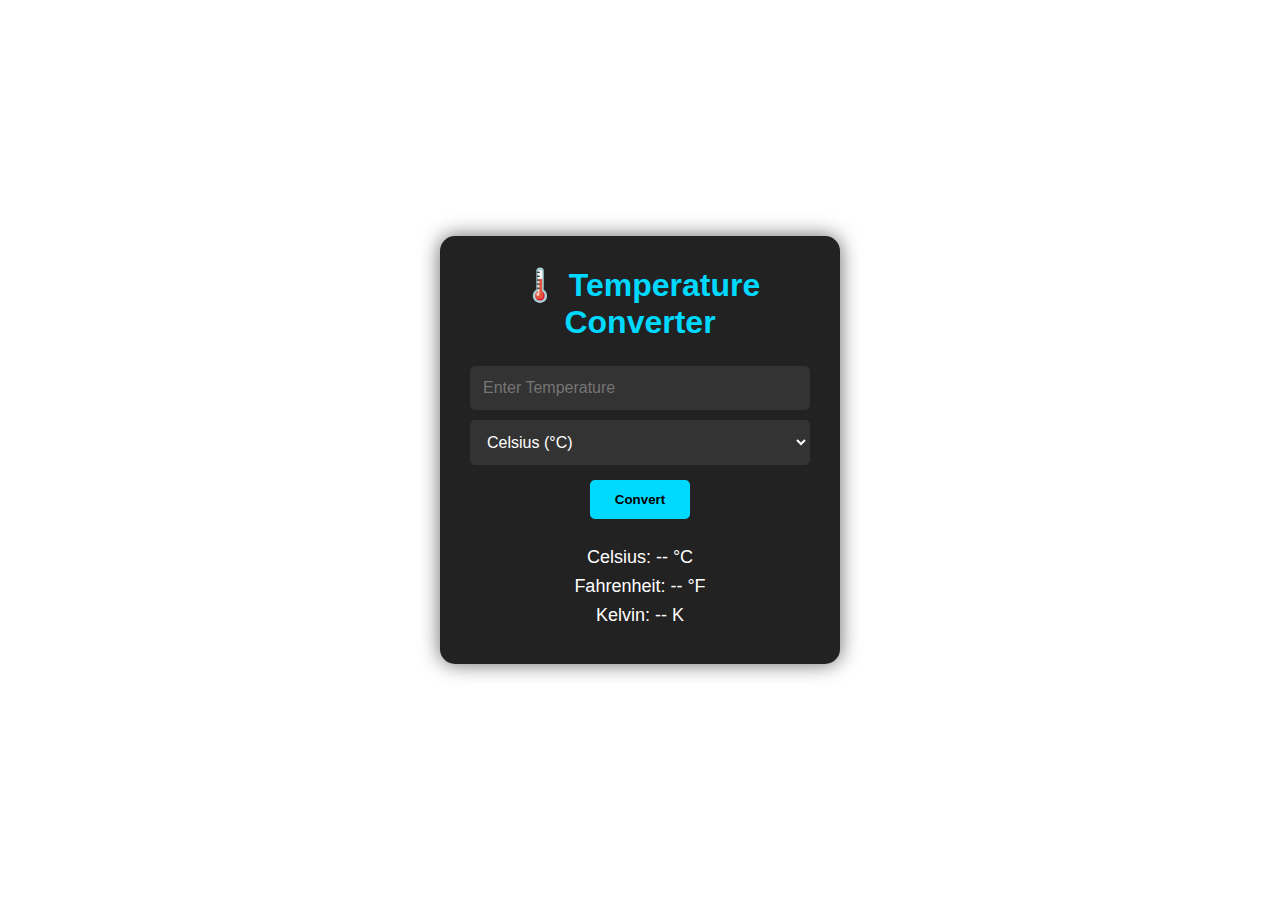
<file: Level 1/Task-2 (Temperature Converter)/index.html>
<!DOCTYPE html>
<html lang="en">
<head>
    <meta charset="UTF-8">
    <meta name="viewport" content="width=device-width, initial-scale=1.0">
    <title>Temperature Converter - Dark UI</title>
    <link rel="stylesheet" href="style.css">
</head>
<body>

    <div class="converter">
        <h1>🌡️ Temperature Converter</h1>

        <div class="input-group">
            <input type="number" id="temperatureInput" placeholder="Enter Temperature">
            <select id="unitInput">
                <option value="celsius">Celsius (°C)</option>
                <option value="fahrenheit">Fahrenheit (°F)</option>
                <option value="kelvin">Kelvin (K)</option>
            </select>
        </div>

        <button id="convertBtn">Convert</button>

        <div class="output-group">
            <p id="celsiusOutput">Celsius: -- °C</p>
            <p id="fahrenheitOutput">Fahrenheit: -- °F</p>
            <p id="kelvinOutput">Kelvin: -- K</p>
        </div>
    </div>

    <script src="script.js"></script>
</body>
</html>
</file>
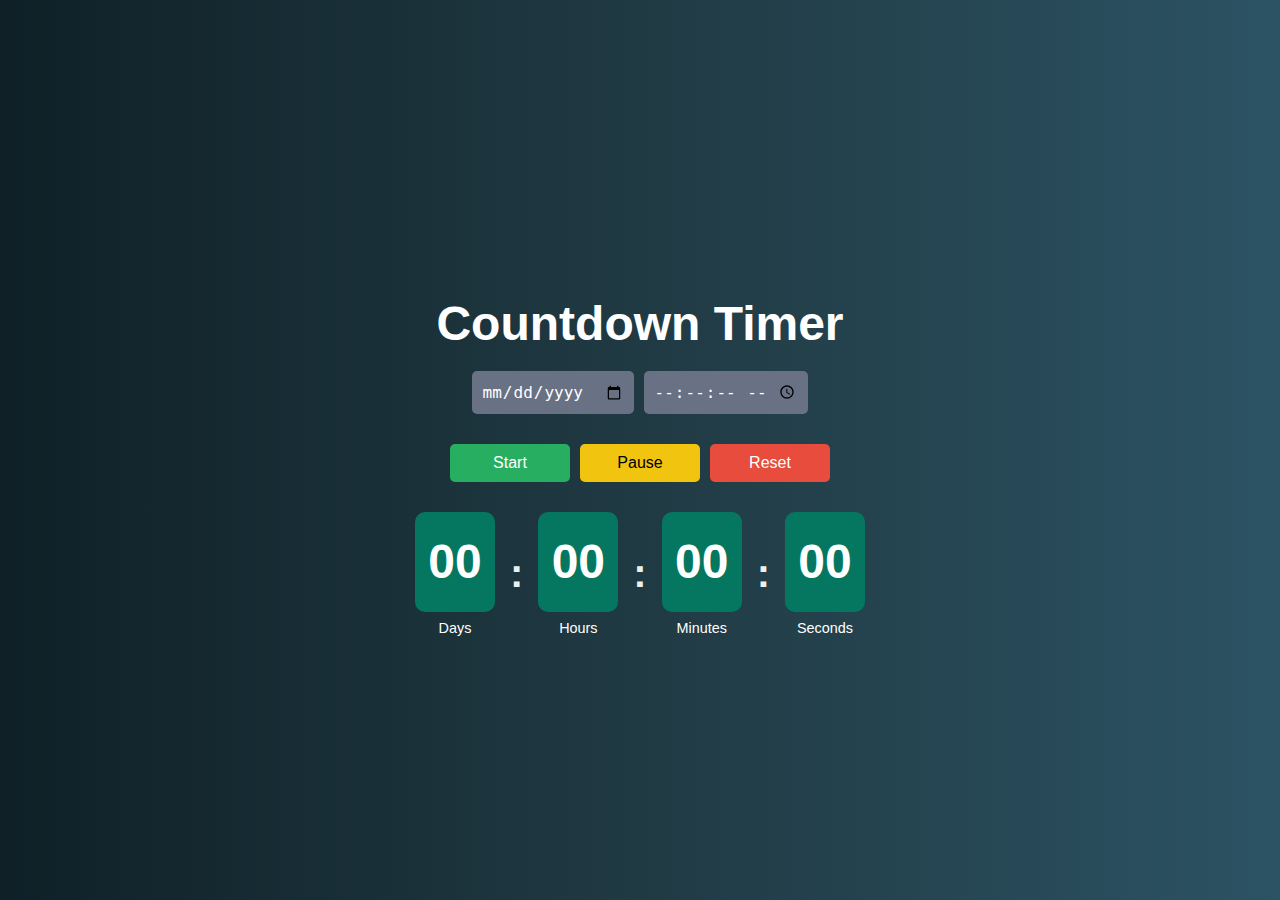
<file: Level 1/Task-3 (Countdown Timer)/index.html>
<!DOCTYPE html>
<html lang="en">

<head>
    <meta charset="UTF-8" />
    <meta name="viewport" content="width=device-width, initial-scale=1.0" />
    <title>Countdown Timer</title>
    <link rel="stylesheet" href="style.css" />
</head>

<body>
    <div class="container">
        <h1>Countdown Timer</h1>

        <div class="input-area">
            <input type="date" id="dateInput" />
            <input type="time" id="timeInput" step="1" />
        </div>

        <div class="button-group">
            <button id="startBtn" onclick="startCountdown()">Start</button>
            <button id="pauseResumeBtn" onclick="pauseOrResumeCountdown()">Pause</button>
            <button onclick="resetCountdown()">Reset</button>
        </div>



        <div class="timer" id="timer">
            <div class="time-block">
                <div class="digit" id="days">00</div>
                <label>Days</label>
            </div>
            <div class="colon">:</div>

            <div class="time-block">
                <div class="digit" id="hours">00</div>
                <label>Hours</label>
            </div>
            <div class="colon">:</div>

            <div class="time-block">
                <div class="digit" id="minutes">00</div>
                <label>Minutes</label>
            </div>
            <div class="colon">:</div>

            <div class="time-block">
                <div class="digit" id="seconds">00</div>
                <label>Seconds</label>
            </div>
        </div>
    </div>

    <script src="script.js"></script>
</body>

</html>
</file>
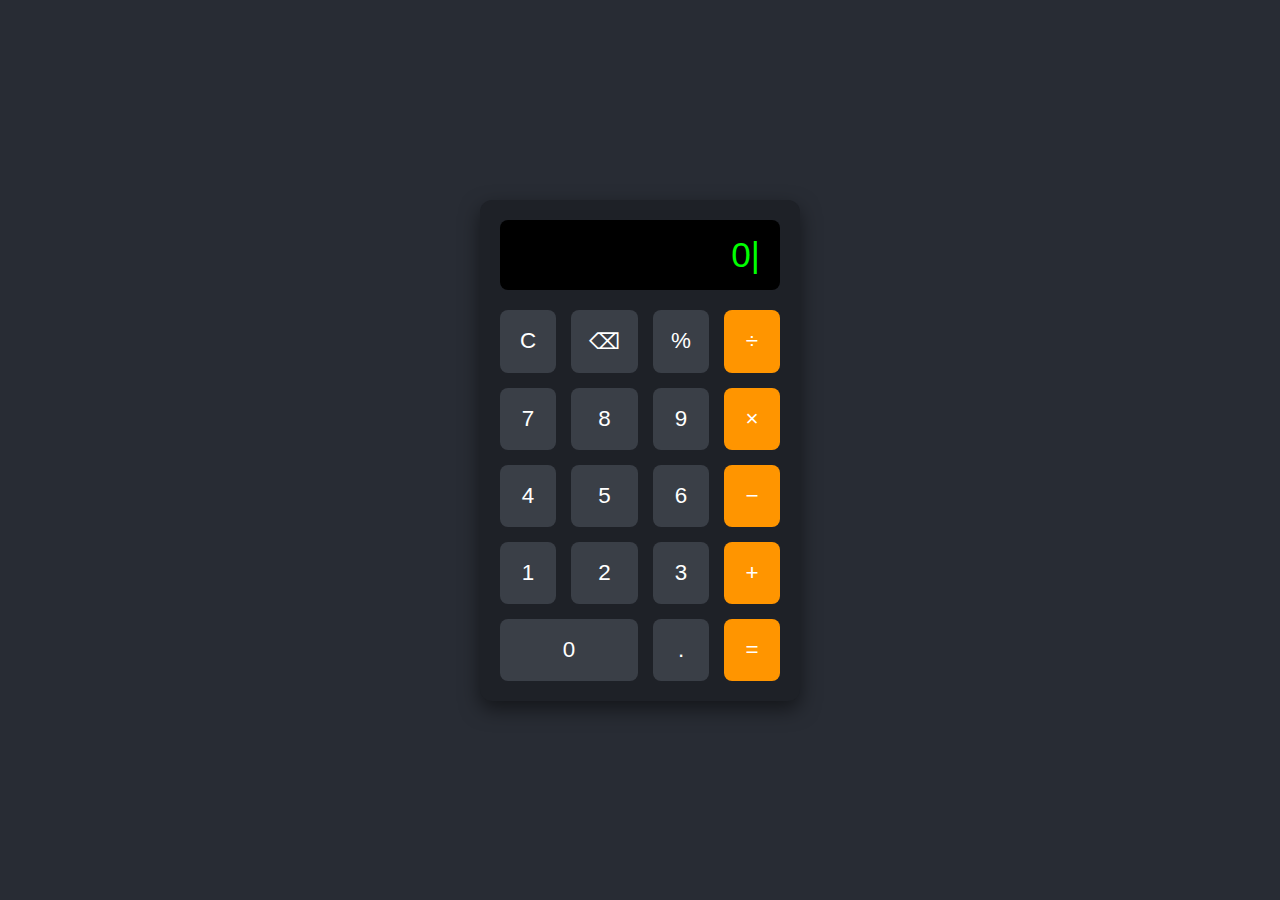
<file: Level 2/Task-2 (Calculator)/index.html>
<!DOCTYPE html>
<html lang="en">
<head>
<meta charset="UTF-8" />
<meta name="viewport" content="width=device-width, initial-scale=1" />
<title> Calculator</title>
<link rel="stylesheet" href="style.css" />
</head>
<body>

<div class="calculator" role="application" aria-label="Calculator">
  <div class="display" id="display" aria-live="polite" aria-atomic="true">0<span class="cursor">|</span></div>
  <div class="buttons">
    <button aria-label="Clear" id="clear">C</button>
    <button aria-label="Backspace" id="backspace">⌫</button>
    <button aria-label="Percent" id="percent">%</button>
    <button aria-label="Divide" class="operator" data-op="/">÷</button>

    <button aria-label="7" data-num="7">7</button>
    <button aria-label="8" data-num="8">8</button>
    <button aria-label="9" data-num="9">9</button>
    <button aria-label="Multiply" class="operator" data-op="*">×</button>

    <button aria-label="4" data-num="4">4</button>
    <button aria-label="5" data-num="5">5</button>
    <button aria-label="6" data-num="6">6</button>
    <button aria-label="Subtract" class="operator" data-op="-">−</button>

    <button aria-label="1" data-num="1">1</button>
    <button aria-label="2" data-num="2">2</button>
    <button aria-label="3" data-num="3">3</button>
    <button aria-label="Add" class="operator" data-op="+">+</button>

    <button aria-label="0" class="zero" data-num="0">0</button>
    <button aria-label="Decimal point" id="decimal">.</button>
    <button aria-label="Equals" id="equals" class="operator">=</button>
  </div>
</div>

<script src="script.js"></script>
</body>
</html>
</file>
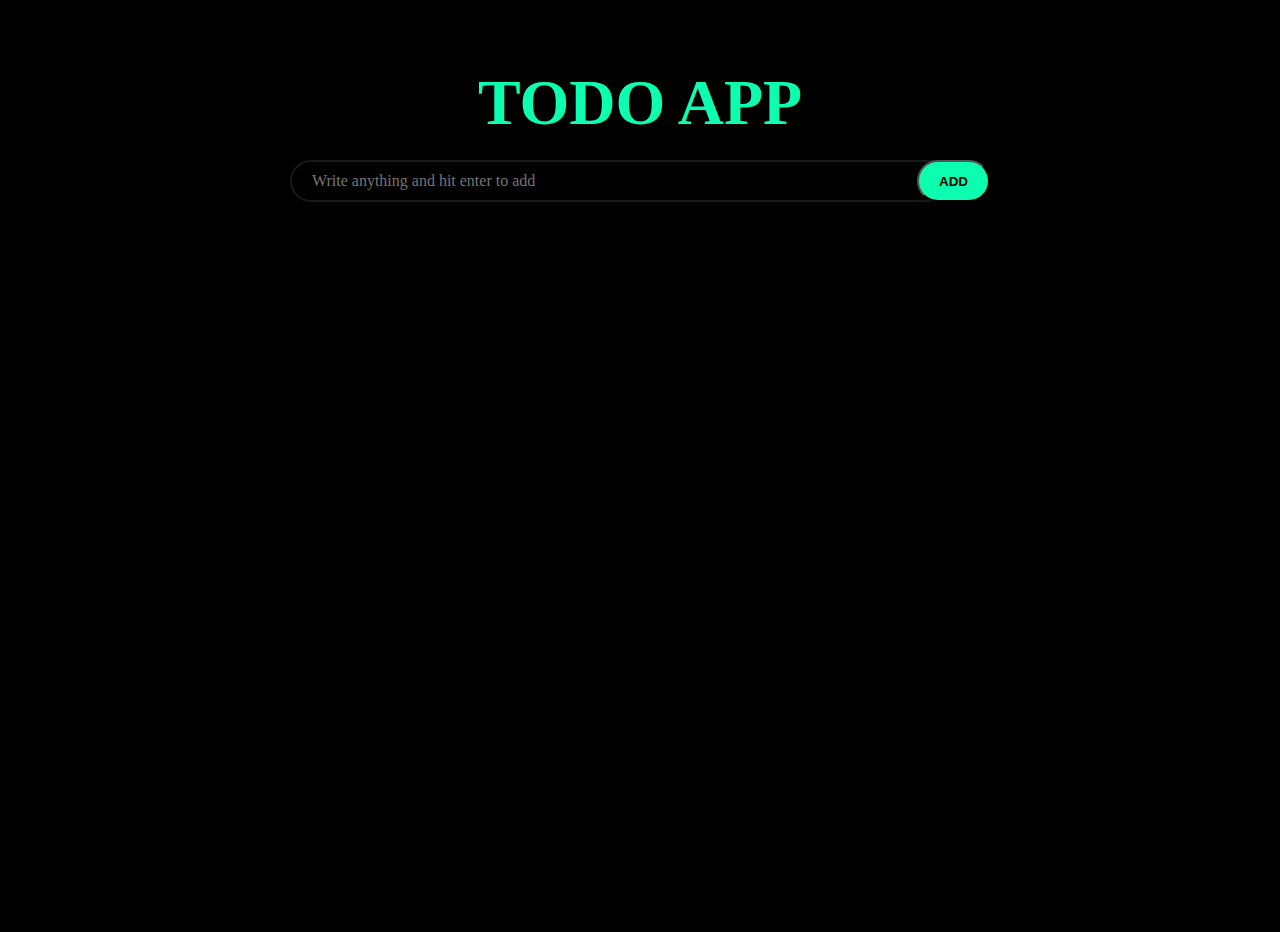
<file: Level 3/Task-1 (TODO LIST APP)/index.html>
<!DOCTYPE html>
<html lang="en">

<head>
    <meta charset="UTF-8" />
    <meta name="viewport" content="width=device-width, initial-scale=1.0" />
    <link rel="stylesheet" href="style.css" />
    <script src="./script.js" defer></script>
    <title>TODO APP</title>
</head>

<body>
    <h1>TODO APP</h1>
    <div class="wrapper">
        <form>
            <input id="todo-input" type="text" placeholder="Write anything and hit enter to add" />
            <button id="add-button">ADD</button>
        </form>

        <ul id="todo-list">
          
        </ul>
    </div>
   
</body>

</html>
</file>
<file: Level 1/Task-2 (Temperature Converter)/style.css>
* {
    box-sizing: border-box;
    margin: 0;
    padding: 0;
}

body {
    font-family: 'Segoe UI', sans-serif;
    background: url("https://images.unsplash.com/photo-1675625845217-8fd79a204ed5?w=600&auto=format&fit=crop&q=60&ixlib=rb-4.1.0&ixid=M3wxMjA3fDB8MHxzZWFyY2h8NzV8fHRlbXBlcmF0dXJlfGVufDB8fDB8fHww") no-repeat center center fixed;
    background-size: cover;
    height: 100vh;
    display: flex;
    justify-content: center;
    align-items: center;
    color: #fff;
}

.converter {
    background: #222;
    padding: 30px;
    border-radius: 15px;
    box-shadow: 0 0 20px rgba(0,0,0,0.6);
    text-align: center;
    width: 90%;
    max-width: 400px;
}

.converter h1 {
    margin-bottom: 25px;
    color: #00d9ff;
}

.input-group {
    display: flex;
    flex-wrap: wrap;
    margin-bottom: 15px;
    gap: 10px;
}

.input-group input, .input-group select {
    padding: 12px;
    font-size: 16px;
    flex: 1 1 45%;
    border: 1px solid #333;
    border-radius: 5px;
    background: #333;
    color: #fff;
}

#convertBtn {
    padding: 12px 25px;
    background: #00d9ff;
    color: #000;
    border: none;
    border-radius: 5px;
    cursor: pointer;
    font-weight: bold;
    margin-bottom: 20px;
    transition: background 0.3s;
}

#convertBtn:hover {
    background: #00b0cc;
}

.output-group p {
    font-size: 18px;
    margin: 8px 0;
}

@media (max-width: 480px) {
    .input-group {
        flex-direction: column;
    }

    .input-group input, .input-group select {
        flex: 1 1 100%;
    }
}
</file>
<file: Level 1/Task-3 (Countdown Timer)/style.css>
body {
  font-family: 'Segoe UI', sans-serif;
  background: linear-gradient(to right, #0f2027, #203a43, #2c5364);
  color: white;
  margin: 0;
  display: flex;
  justify-content: center;
  align-items: center;
  height: 100vh;
  padding: 20px;
  box-sizing: border-box;
}

.container {
  text-align: center;
  padding: 20px;
  max-width: 600px;
  width: 100%;
}

h1 {
  font-size: 3rem;
  margin-bottom: 20px;
}

.input-area {
  margin-bottom: 30px;
  display: flex;
  flex-wrap: wrap;
  justify-content: center;
  gap: 10px;
}

input {
  padding: 10px;
  font-size: 1rem;
  border-radius: 5px;
  border: none;
  background-color: rgb(105, 113, 133);
  color: white;
  min-width: 130px;
}

button {
  padding: 10px 15px;
  font-size: 1rem;
  color: white;
  border: none;
  border-radius: 5px;
  cursor: pointer;
}

.button-group {
  display: flex;
  justify-content: center;
  gap: 10px;
  flex-wrap: wrap;
  margin-bottom: 30px;
}

.button-group button {
  flex: 1;
  min-width: 80px;
  max-width: 120px;
}


button:nth-of-type(1) {
  background-color: #27ae60; 
}

button:nth-of-type(2) {
  background-color: #f1c40f; 
  color: black;
}

button:nth-of-type(3) {
  background-color: #e74c3c; 
}

.timer {
  display: flex;
  flex-wrap: wrap;
  justify-content: center;
  align-items: center;
  gap: 15px;
}

.time-block {
  display: flex;
  flex-direction: column;
  align-items: center;
}

.digit {
  width: 80px;
  height: 100px;
  background-color: #057760;
  border-radius: 10px;
  display: flex;
  justify-content: center;
  align-items: center;
  font-size: 3rem;
  font-weight: bold;
}

label {
  margin-top: 8px;
  font-size: 0.9rem;
}

.colon {
  font-size: 2.5rem;
  font-weight: bold;
  color: #ecf0f1;
}

.digit.flip {
  animation: flip 0.5s ease-in-out;
}

@keyframes flip {
  0% {
    transform: rotateX(0deg);
  }
  100% {
    transform: rotateX(360deg);
  }
}

/* 📱 Responsive Adjustments */
@media (max-width: 768px) {
  .container {
    padding: 10px;
  }

  h1 {
    font-size: 2.2rem;
  }

  .input-area {
    flex-direction: column;
    align-items: stretch;
  }

  input,
  button {
    width: 100%;
    max-width: 100%;
    font-size: 1rem;
  }

  .digit {
    width: 60px;
    height: 80px;
    font-size: 2rem;
  }

  label {
    font-size: 0.75rem;
  }

  .colon {
    font-size: 2rem;
  }
}
</file>
<file: Level 2/Task-2 (Calculator)/style.css>
* {
  box-sizing: border-box;
}
body {
  display: flex;
  justify-content: center;
  align-items: center;
  min-height: 100vh;
  margin: 0;
  background: #282c34;
  font-family: 'Segoe UI', Tahoma, Geneva, Verdana, sans-serif;
}
.calculator {
  background: #1e2127;
  border-radius: 12px;
  box-shadow: 0 8px 20px rgba(0,0,0,0.5);
  width: 320px;
  max-width: 95vw;
  padding: 20px;
  display: flex;
  flex-direction: column;
}
.display {
  background: #000;
  color: #0f0;
  font-size: 2.2rem;
  padding: 15px 20px;
  border-radius: 8px;
  text-align: right;
  margin-bottom: 20px;
  user-select: none;
  min-height: 60px;
  overflow-x: auto;
  white-space: nowrap;
  font-variant-numeric: tabular-nums;
  position: relative;
}

/* Blinking cursor */
.cursor {
  display: inline-block;
  color: #0f0;
  animation: blink 1s step-start 0s infinite;
  user-select: none;
}

@keyframes blink {
  50% {
    opacity: 0;
  }
}

.buttons {
  display: grid;
  grid-template-columns: repeat(4, 1fr);
  gap: 15px;
}
button {
  background: #3a3f47;
  border: none;
  border-radius: 8px;
  color: white;
  font-size: 1.4rem;
  padding: 18px;
  cursor: pointer;
  transition: background 0.3s ease;
  user-select: none;
}
button.operator {
  background: #ff9500;
  color: white;
}
button.zero {
  grid-column: span 2;
}
button:active {
  background: #575c63;
}

@media (max-width: 400px) {
  .calculator {
    width: 90vw;
    padding: 15px;
  }
  button {
    font-size: 1.2rem;
    padding: 15px;
  }
}

/* Font size shrink based on length */
.display.shrink-1 {
  font-size: 1.8rem;
}
.display.shrink-2 {
  font-size: 1.4rem;
}
.display.shrink-3 {
  font-size: 1rem;
}
</file>
<file: Level 3/Task-1 (TODO LIST APP)/style.css>
:root{
    --background:black;
    --primary-color:rgba(128, 128, 128, 0.193);
    --secondary-color:gray;
    --accent-color:rgb(12, 255, 174);
    --text-color:white;

}

*{
    margin: 0;
    padding: 0;
   
}

html{
    color:var(--text-color);
}
body{
    min-height: 100vh;
    padding: 1rem;
    background-color: var(--background);
    display: flex;
    flex-direction: column;
    align-items: center;
}
h1{
    margin-top: 50px;
    margin-bottom: 20px;
    font-size:4rem;
    font-weight: 800;
    text-align: center;
    color: var(--accent-color);

}

.wrapper{
    width:700px;
    max-width: 100%;
    display: flex;
    flex-direction: column;
    gap:15px;
}
#todo-input{
    box-sizing: border-box;
    padding: 10px 20px;
    width:100%;
    background: none;
    border:2px solid var(--primary-color);
    font:inherit;
    color: var(--text-color);
    caret-color: var(--accent-color);
    border-radius: 100px;
}
form{
    position: relative;
}

#add-button{
    position: absolute;
    top:0;
    right:0;

    background-color: var(--accent-color);
    height:100%;
    padding:0 20px;
    border-radius: 100px;
    font-weight: 700;
    color: var(--background);
    cursor:pointer;
}



.todo{
    margin-bottom: 10px;
    padding: 0 15px;
    border-radius: 15px;
    display: flex;
    align-items: center;
    background-color: var(--primary-color);
}

.todo .todo-text{
    padding: 15px;
    padding-right: 0;
    flex-grow: 1;
}

.delete-button{
    padding: 3px;
    display: flex;
    justify-content: center;
    align-items: center;
    cursor: pointer;
    background: none;
    border:none;
}

.delete-button svg{
    fill:var(--accent-color);
}

.delete-button:hover svg{
    fill: red;
}

.custom-checkbox{
    border: 2px solid var(--accent-color);
    border-radius:50%;
    min-height: 20px;
    min-width:20px;
    display: flex;
    justify-content: center;
    align-items: center;
    flex-shrink: 0;
    cursor: pointer;
}
input[type="checkbox"]{
    display: none;
}
input[type="checkbox"]:checked ~ .custom-checkbox{
    background-color: var(--accent-color);
}

input[type="checkbox"]:checked ~ .custom-checkbox svg{
    fill:var(--background);
}
input[type="checkbox"]:checked ~ .todo-text{
    text-decoration: line-through;
    color: var(--secondary-color);
}

@media(max-width:500px){
    html{
        font-size:1.5rem;
    }

    #add-button{
        position: unset;
        width:100%;
        margin-top: 10px;
        padding:15px;
        height: auto;
    }

    h1{
        margin-top: 50px;
        font-size: 15vw;
    }
}
</file>
